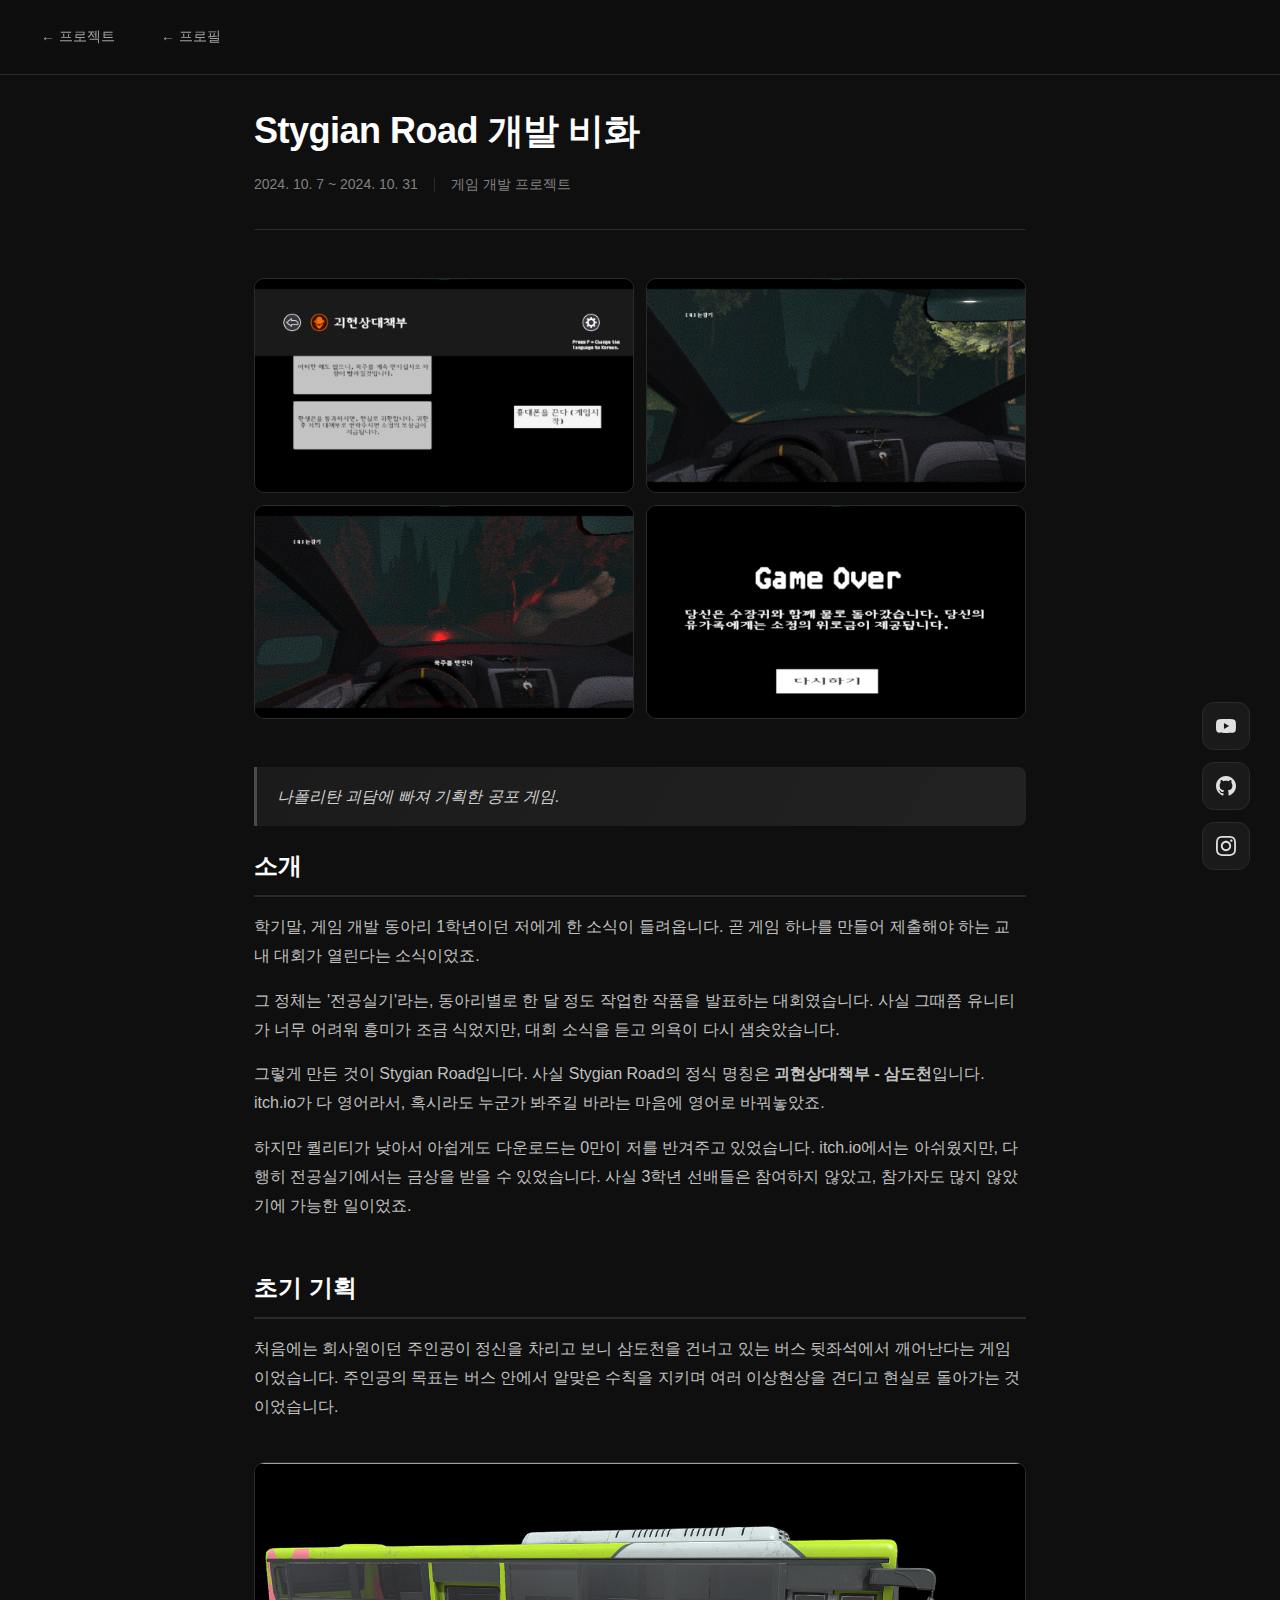
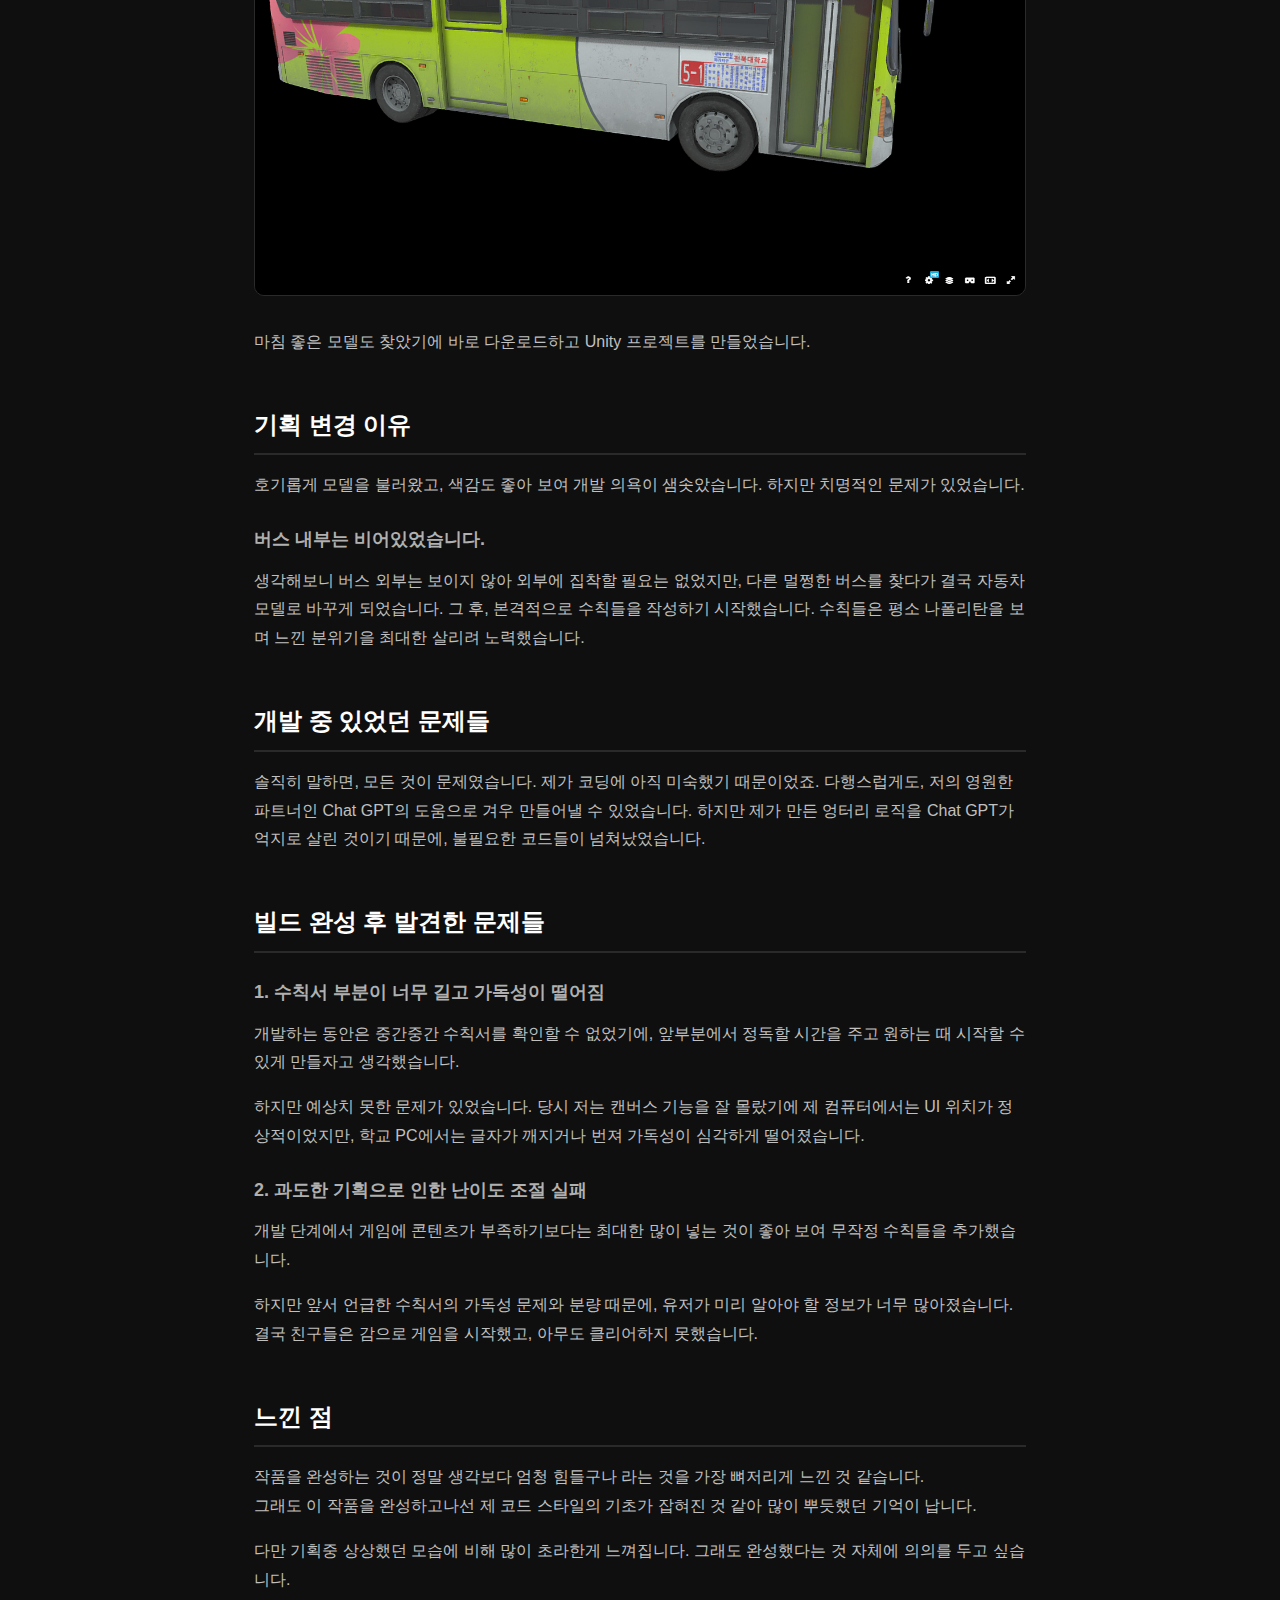
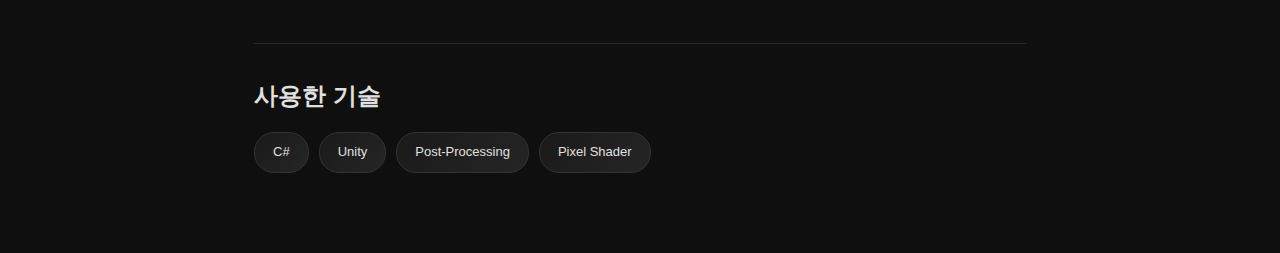
<file: dev/dev1.html>
<!DOCTYPE html>
<html lang="ko">
<head>
  <meta charset="UTF-8">
  <meta name="viewport" content="width=device-width, initial-scale=1.0">
  <title>Stygian Road 개발 비화</title>
  <style>
    * {
      margin: 0;
      padding: 0;
      box-sizing: border-box;
    }

    body {
      background: #0f0f0f;
      font-family: -apple-system, BlinkMacSystemFont, "Segoe UI", "Roboto", "Inter", sans-serif;
      color: #e0e0e0;
      line-height: 1.7;
      font-size: 16px;
    }

    /* Navigation */
    .top-nav {
      position: fixed;
      top: 0;
      left: 0;
      right: 0;
      background: rgba(15, 15, 15, 0.95);
      backdrop-filter: blur(10px);
      border-bottom: 1px solid #2a2a2a;
      padding: 16px 24px;
      display: flex;
      gap: 12px;
      z-index: 100;
    }

    .nav-btn {
      background: transparent;
      color: #a0a0a0;
      padding: 8px 16px;
      border-radius: 8px;
      font-size: 14px;
      font-weight: 500;
      cursor: pointer;
      transition: all 0.2s ease;
      border: 1px solid transparent;
    }

    .nav-btn:hover {
      background: #1a1a1a;
      color: #fff;
      border-color: #2a2a2a;
    }

    /* Main Container */
    .container {
      max-width: 820px;
      margin: 0 auto;
      padding: 100px 24px 80px;
    }

    /* Header Section */
    .header {
      margin-bottom: 48px;
      padding-bottom: 32px;
      border-bottom: 1px solid #2a2a2a;
    }

    .header h1 {
      font-size: 36px;
      font-weight: 700;
      color: #ffffff;
      margin-bottom: 12px;
      letter-spacing: -0.5px;
    }

    .meta {
      display: flex;
      gap: 16px;
      align-items: center;
      font-size: 14px;
      color: #808080;
    }

    .meta-divider {
      width: 1px;
      height: 14px;
      background: #2a2a2a;
    }

    /* Image Gallery */
    .gallery {
      margin: 40px 0;
      display: grid;
      grid-template-columns: repeat(2, 1fr);
      gap: 12px;
    }

    .gallery img {
      width: 100%;
      border-radius: 10px;
      border: 1px solid #2a2a2a;
      transition: transform 0.2s ease;
    }

    .gallery img:hover {
      transform: scale(1.02);
    }

    /* Content Sections */
    .content {
      margin-top: 48px;
    }

    .section {
      margin-bottom: 48px;
    }

    .section h2 {
      font-size: 24px;
      font-weight: 700;
      color: #ffffff;
      margin-bottom: 16px;
      padding-bottom: 8px;
      border-bottom: 2px solid #2a2a2a;
    }

    .section h3 {
      font-size: 18px;
      font-weight: 600;
      color: #b0b0b0;
      margin: 24px 0 12px;
    }

    .section p {
      color: #c0c0c0;
      margin-bottom: 16px;
      line-height: 1.8;
    }

    .highlight {
      background: linear-gradient(120deg, rgba(255,255,255,0.05) 0%, rgba(255,255,255,0.08) 100%);
      border-left: 3px solid #4a4a4a;
      padding: 16px 20px;
      margin: 20px 0;
      border-radius: 0 8px 8px 0;
      font-style: italic;
      color: #d0d0d0;
    }

    .story-img {
      width: 100%;
      margin: 24px 0;
      border-radius: 10px;
      border: 1px solid #2a2a2a;
    }

    /* Tech Tags */
    .tech-section {
      margin-top: 48px;
      padding-top: 32px;
      border-top: 1px solid #2a2a2a;
    }

    .tech-section h2 {
      border-bottom: none;
      padding-bottom: 0;
      margin-bottom: 16px;
    }

    .tech-tags {
      display: flex;
      flex-wrap: wrap;
      gap: 10px;
    }

    .tech-tag {
      background: linear-gradient(135deg, #1a1a1a 0%, #252525 100%);
      color: #e0e0e0;
      padding: 8px 18px;
      border-radius: 20px;
      font-size: 13px;
      font-weight: 500;
      border: 1px solid #333;
      transition: all 0.2s ease;
      cursor: default;
    }

    .tech-tag:hover {
      background: linear-gradient(135deg, #252525 0%, #2a2a2a 100%);
      border-color: #444;
      transform: translateY(-2px);
    }

    /* Social Links - Fixed Bottom Right */
    .social-fixed {
        position: fixed;
        bottom: 30px;
        right: 30px;
        display: flex;
        flex-direction: column;
        gap: 12px;
        z-index: 50;
    }

    .social-icon {
        width: 48px;
        height: 48px;
        background: #1a1a1a;
        border: 1px solid #2a2a2a;
        border-radius: 12px;
        display: flex;
        align-items: center;
        justify-content: center;
        cursor: pointer;
        transition: all 0.2s ease;
        text-decoration: none;
        color: #e0e0e0;
        font-size: 20px;
    }

    .social-icon:hover {
        background: #252525;
        border-color: #3a3a3a;
        transform: translateY(-2px);
        box-shadow: 0 4px 12px rgba(0,0,0,0.3);
    }


    /* Responsive */
    @media (max-width: 768px) {
      .container {
        padding: 80px 20px 60px;
      }

      .header h1 {
        font-size: 28px;
      }

      .gallery {
        grid-template-columns: 1fr;
      }

      .social-fixed {
          bottom: 20px;
          right: 20px;
      }

      .social-icon {
          width: 44px;
          height: 44px;
      }
    }
  </style>
</head>

<body>
  <!-- Navigation -->
  <nav class="top-nav">
    <div class="nav-btn" onclick="location.href='../projects.html'">← 프로젝트</div>
    <div class="nav-btn" onclick="location.href='../index.html'">← 프로필</div>
  </nav>

  <!-- Main Content -->
  <main class="container">
    <!-- Header -->
    <header class="header">
      <h1>Stygian Road 개발 비화</h1>
      <div class="meta">
        <span>2024. 10. 7 ~ 2024. 10. 31</span>
        <div class="meta-divider"></div>
        <span>게임 개발 프로젝트</span>
      </div>
    </header>

    <!-- Image Gallery -->
    <section class="gallery">
      <img src="Dimage1/1.png" alt="Stygian Road Screenshot 1">
      <img src="Dimage1/2.png" alt="Stygian Road Screenshot 2">
      <img src="Dimage1/3.png" alt="Stygian Road Screenshot 3">
      <img src="Dimage1/4.png" alt="Stygian Road Screenshot 4">
    </section>

    <!-- Content -->
    <article class="content">
      <div class="highlight">
        나폴리탄 괴담에 빠져 기획한 공포 게임.
      </div>

      <!-- Introduction -->
      <section class="section">
        <h2>소개</h2>
        <p>
          학기말, 게임 개발 동아리 1학년이던 저에게 한 소식이 들려옵니다. 곧 게임 하나를 만들어 제출해야 하는 교내 대회가 열린다는 소식이었죠.
        </p>
        <p>
          그 정체는 '전공실기'라는, 동아리별로 한 달 정도 작업한 작품을 발표하는 대회였습니다. 사실 그때쯤 유니티가 너무 어려워 흥미가 조금 식었지만, 대회 소식을 듣고 의욕이 다시 샘솟았습니다.
        </p>
        <p>
          그렇게 만든 것이 Stygian Road입니다. 사실 Stygian Road의 정식 명칭은 <strong>괴현상대책부 - 삼도천</strong>입니다. itch.io가 다 영어라서, 혹시라도 누군가 봐주길 바라는 마음에 영어로 바꿔놓았죠.
        </p>
        <p>
          하지만 퀄리티가 낮아서 아쉽게도 다운로드는 0만이 저를 반겨주고 있었습니다. itch.io에서는 아쉬웠지만, 다행히 전공실기에서는 금상을 받을 수 있었습니다. 사실 3학년 선배들은 참여하지 않았고, 참가자도 많지 않았기에 가능한 일이었죠.
        </p>
      </section>

      <!-- Initial Planning -->
      <section class="section">
        <h2>초기 기획</h2>
        <p>
          처음에는 회사원이던 주인공이 정신을 차리고 보니 삼도천을 건너고 있는 버스 뒷좌석에서 깨어난다는 게임이었습니다. 주인공의 목표는 버스 안에서 알맞은 수칙을 지키며 여러 이상현상을 견디고 현실로 돌아가는 것이었습니다.
        </p>
        <img src="Dimage1/5.png" class="story-img" alt="초기 버스 모델">
        <p>
          마침 좋은 모델도 찾았기에 바로 다운로드하고 Unity 프로젝트를 만들었습니다.
        </p>
      </section>

      <!-- Design Change -->
      <section class="section">
        <h2>기획 변경 이유</h2>
        <p>
          호기롭게 모델을 불러왔고, 색감도 좋아 보여 개발 의욕이 샘솟았습니다. 하지만 치명적인 문제가 있었습니다.
        </p>
        <h3>버스 내부는 비어있었습니다.</h3>
        <p>
          생각해보니 버스 외부는 보이지 않아 외부에 집착할 필요는 없었지만, 다른 멀쩡한 버스를 찾다가 결국 자동차 모델로 바꾸게 되었습니다. 그 후, 본격적으로 수칙들을 작성하기 시작했습니다. 수칙들은 평소 나폴리탄을 보며 느낀 분위기을 최대한 살리려 노력했습니다.
        </p>
      </section>

      <!-- Development Issues -->
      <section class="section">
        <h2>개발 중 있었던 문제들</h2>
        <p>
          솔직히 말하면, 모든 것이 문제였습니다. 제가 코딩에 아직 미숙했기 때문이었죠. 다행스럽게도, 저의 영원한 파트너인 Chat GPT의 도움으로 겨우 만들어낼 수 있었습니다. 하지만 제가 만든 엉터리 로직을 Chat GPT가 억지로 살린 것이기 때문에, 불필요한 코드들이 넘쳐났었습니다.
        </p>
      </section>

      <!-- Post-Build Issues -->
      <section class="section">
        <h2>빌드 완성 후 발견한 문제들</h2>
        
        <h3>1. 수칙서 부분이 너무 길고 가독성이 떨어짐</h3>
        <p>
          개발하는 동안은 중간중간 수칙서를 확인할 수 없었기에, 앞부분에서 정독할 시간을 주고 원하는 때 시작할 수 있게 만들자고 생각했습니다.
        </p>
        <p>
          하지만 예상치 못한 문제가 있었습니다. 당시 저는 캔버스 기능을 잘 몰랐기에 제 컴퓨터에서는 UI 위치가 정상적이었지만, 학교 PC에서는 글자가 깨지거나 번져 가독성이 심각하게 떨어졌습니다.
        </p>

        <h3>2. 과도한 기획으로 인한 난이도 조절 실패</h3>
        <p>
          개발 단계에서 게임에 콘텐츠가 부족하기보다는 최대한 많이 넣는 것이 좋아 보여 무작정 수칙들을 추가했습니다.
        </p>
        <p>
          하지만 앞서 언급한 수칙서의 가독성 문제와 분량 때문에, 유저가 미리 알아야 할 정보가 너무 많아졌습니다. 결국 친구들은 감으로 게임을 시작했고, 아무도 클리어하지 못했습니다.
        </p>
      </section>

      <!-- Conclusion -->
      <section class="section">
        <h2>느낀 점</h2>
        <p>
          작품을 완성하는 것이 정말 생각보다 엄청 힘들구나 라는 것을 가장 뼈저리게 느낀 것 같습니다.<br>
          그래도 이 작품을 완성하고나선 제 코드 스타일의 기초가 잡혀진 것 같아 많이 뿌듯했던 기억이 납니다.
        </p>
        <p>
          다만 기획중 상상했던 모습에 비해 많이 초라한게 느껴집니다. 그래도 완성했다는 것 자체에 의의를 두고 싶습니다.
        </p>
      </section>

      <!-- Tech Stack -->
      <section class="tech-section">
        <h2>사용한 기술</h2>
        <div class="tech-tags">
          <span class="tech-tag">C#</span>
          <span class="tech-tag">Unity</span>
          <span class="tech-tag">Post-Processing</span>
          <span class="tech-tag">Pixel Shader</span>
        </div>
      </section>
    </article>
  </main>

  <!-- Fixed Social Links -->
  <div class="social-fixed">
      <a href="https://www.youtube.com/@bellow3270" class="social-icon" target="_blank" title="YouTube">
          <svg width="20" height="20" viewBox="0 0 24 24" fill="currentColor">
              <path d="M23.498 6.186a3.016 3.016 0 0 0-2.122-2.136C19.505 3.545 12 3.545 12 3.545s-7.505 0-9.377.505A3.017 3.017 0 0 0 .502 6.186C0 8.07 0 12 0 12s0 3.93.502 5.814a3.016 3.016 0 0 0 2.122 2.136c1.871.505 9.376.505 9.376.505s7.505 0 9.377-.505a3.015 3.015 0 0 0 2.122-2.136C24 15.93 24 12 24 12s0-3.93-.502-5.814zM9.545 15.568V8.432L15.818 12l-6.273 3.568z"/>
          </svg>
      </a>
      <a href="https://github.com/louie0523" class="social-icon" target="_blank" title="GitHub">
          <svg width="20" height="20" viewBox="0 0 24 24" fill="currentColor">
              <path d="M12 0c-6.626 0-12 5.373-12 12 0 5.302 3.438 9.8 8.207 11.387.599.111.793-.261.793-.577v-2.234c-3.338.726-4.033-1.416-4.033-1.416-.546-1.387-1.333-1.756-1.333-1.756-1.089-.745.083-.729.083-.729 1.205.084 1.839 1.237 1.839 1.237 1.07 1.834 2.807 1.304 3.492.997.107-.775.418-1.305.762-1.604-2.665-.305-5.467-1.334-5.467-5.931 0-1.311.469-2.381 1.236-3.221-.124-.303-.535-1.524.117-3.176 0 0 1.008-.322 3.301 1.23.957-.266 1.983-.399 3.003-.404 1.02.005 2.047.138 3.006.404 2.291-1.552 3.297-1.23 3.297-1.23.653 1.653.242 2.874.118 3.176.77.84 1.235 1.911 1.235 3.221 0 4.609-2.807 5.624-5.479 5.921.43.372.823 1.102.823 2.222v3.293c0 .319.192.694.801.576 4.765-1.589 8.199-6.086 8.199-11.386 0-6.627-5.373-12-12-12z"/>
          </svg>
      </a>
      <a href="https://www.instagram.com/bellocitygames/" class="social-icon" target="_blank" title="Instagram">
          <svg width="20" height="20" viewBox="0 0 24 24" fill="currentColor">
              <path d="M12 2.163c3.204 0 3.584.012 4.85.07 3.252.148 4.771 1.691 4.919 4.919.058 1.265.069 1.645.069 4.849 0 3.205-.012 3.584-.069 4.849-.149 3.225-1.664 4.771-4.919 4.919-1.266.058-1.644.07-4.85.07-3.204 0-3.584-.012-4.849-.07-3.26-.149-4.771-1.699-4.919-4.92-.058-1.265-.07-1.644-.07-4.849 0-3.204.013-3.583.07-4.849.149-3.227 1.664-4.771 4.919-4.919 1.266-.057 1.645-.069 4.849-.069zm0-2.163c-3.259 0-3.667.014-4.947.072-4.358.2-6.78 2.618-6.98 6.98-.059 1.281-.073 1.689-.073 4.948 0 3.259.014 3.668.072 4.948.2 4.358 2.618 6.78 6.98 6.98 1.281.058 1.689.072 4.948.072 3.259 0 3.668-.014 4.948-.072 4.354-.2 6.782-2.618 6.979-6.98.059-1.28.073-1.689.073-4.948 0-3.259-.014-3.667-.072-4.947-.196-4.354-2.617-6.78-6.979-6.98-1.281-.059-1.69-.073-4.949-.073zm0 5.838c-3.403 0-6.162 2.759-6.162 6.162s2.759 6.163 6.162 6.163 6.162-2.759 6.162-6.163c0-3.403-2.759-6.162-6.162-6.162zm0 10.162c-2.209 0-4-1.79-4-4 0-2.209 1.791-4 4-4s4 1.791 4 4c0 2.21-1.791 4-4 4zm6.406-11.845c-.796 0-1.441.645-1.441 1.44s.645 1.44 1.441 1.44c.795 0 1.439-.645 1.439-1.44s-.644-1.44-1.439-1.44z"/>
          </svg>
      </a>
  </div>
</body>
</html>
</file>
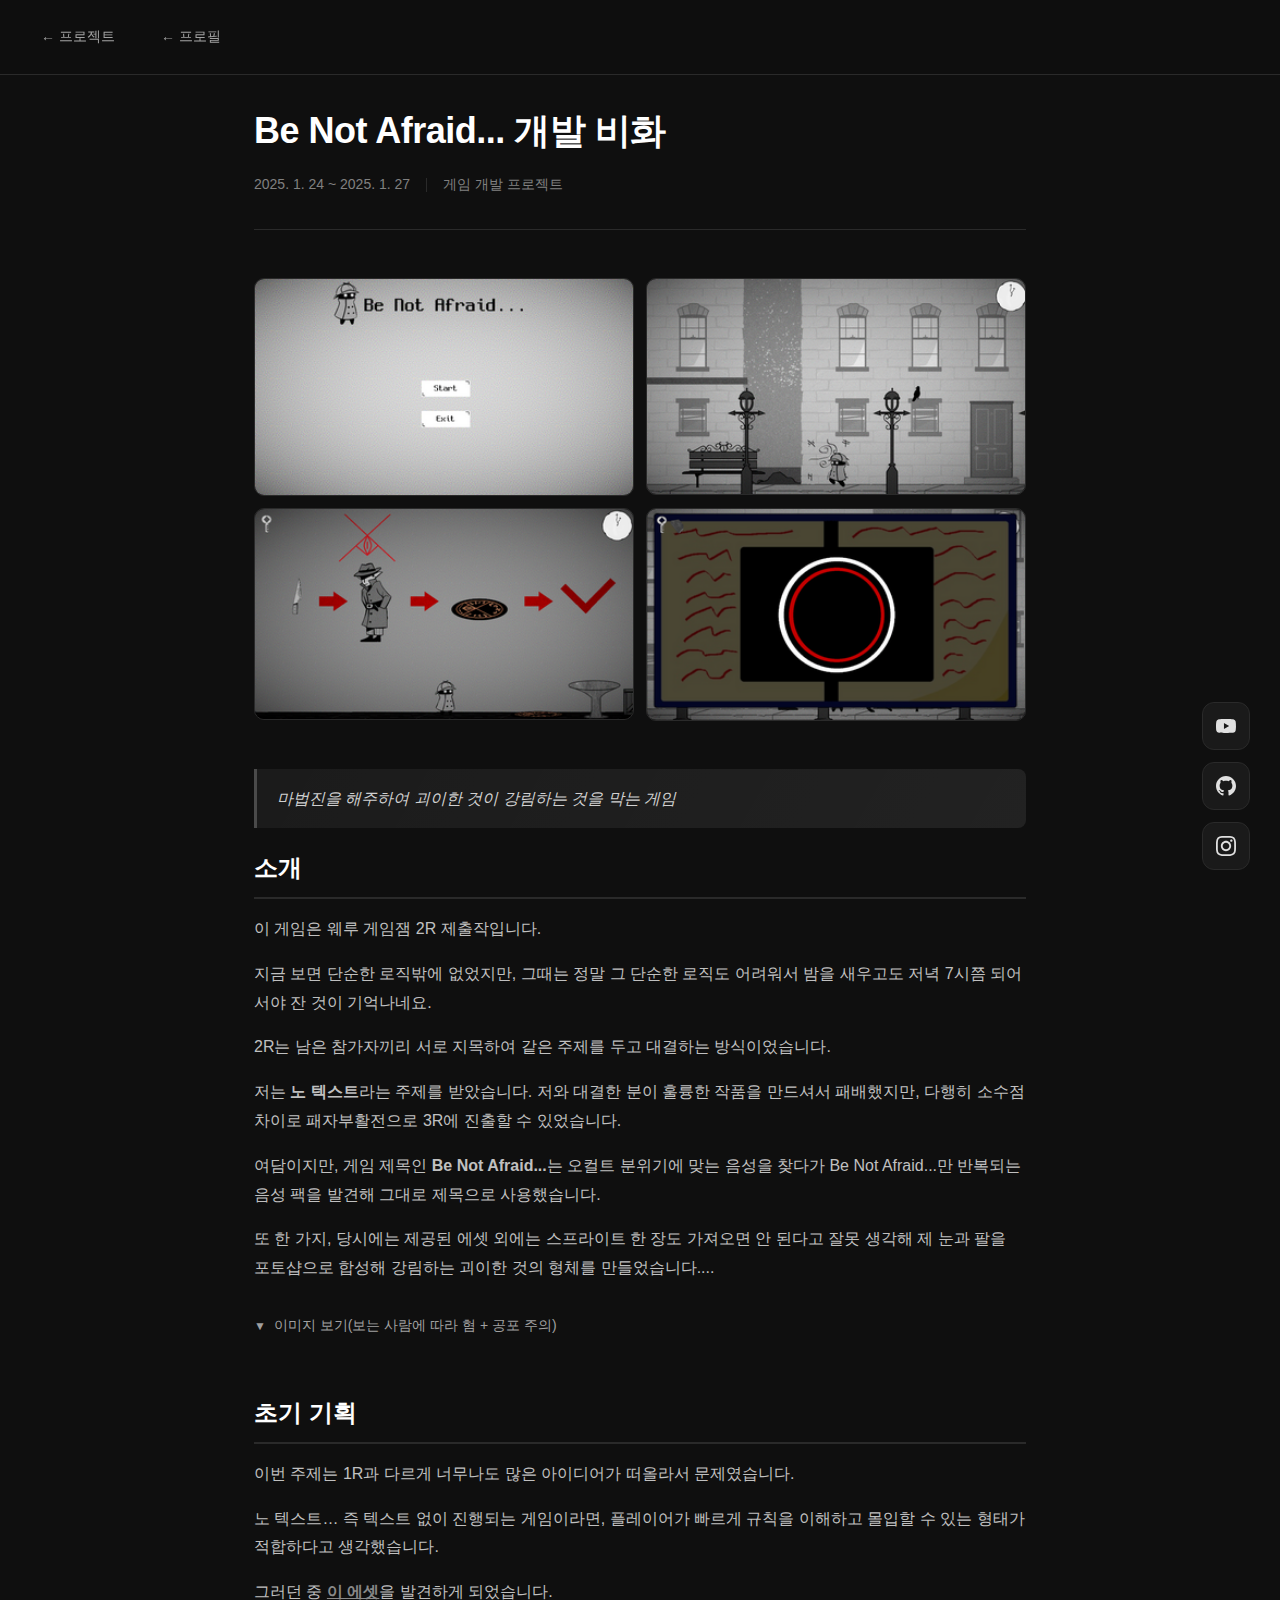
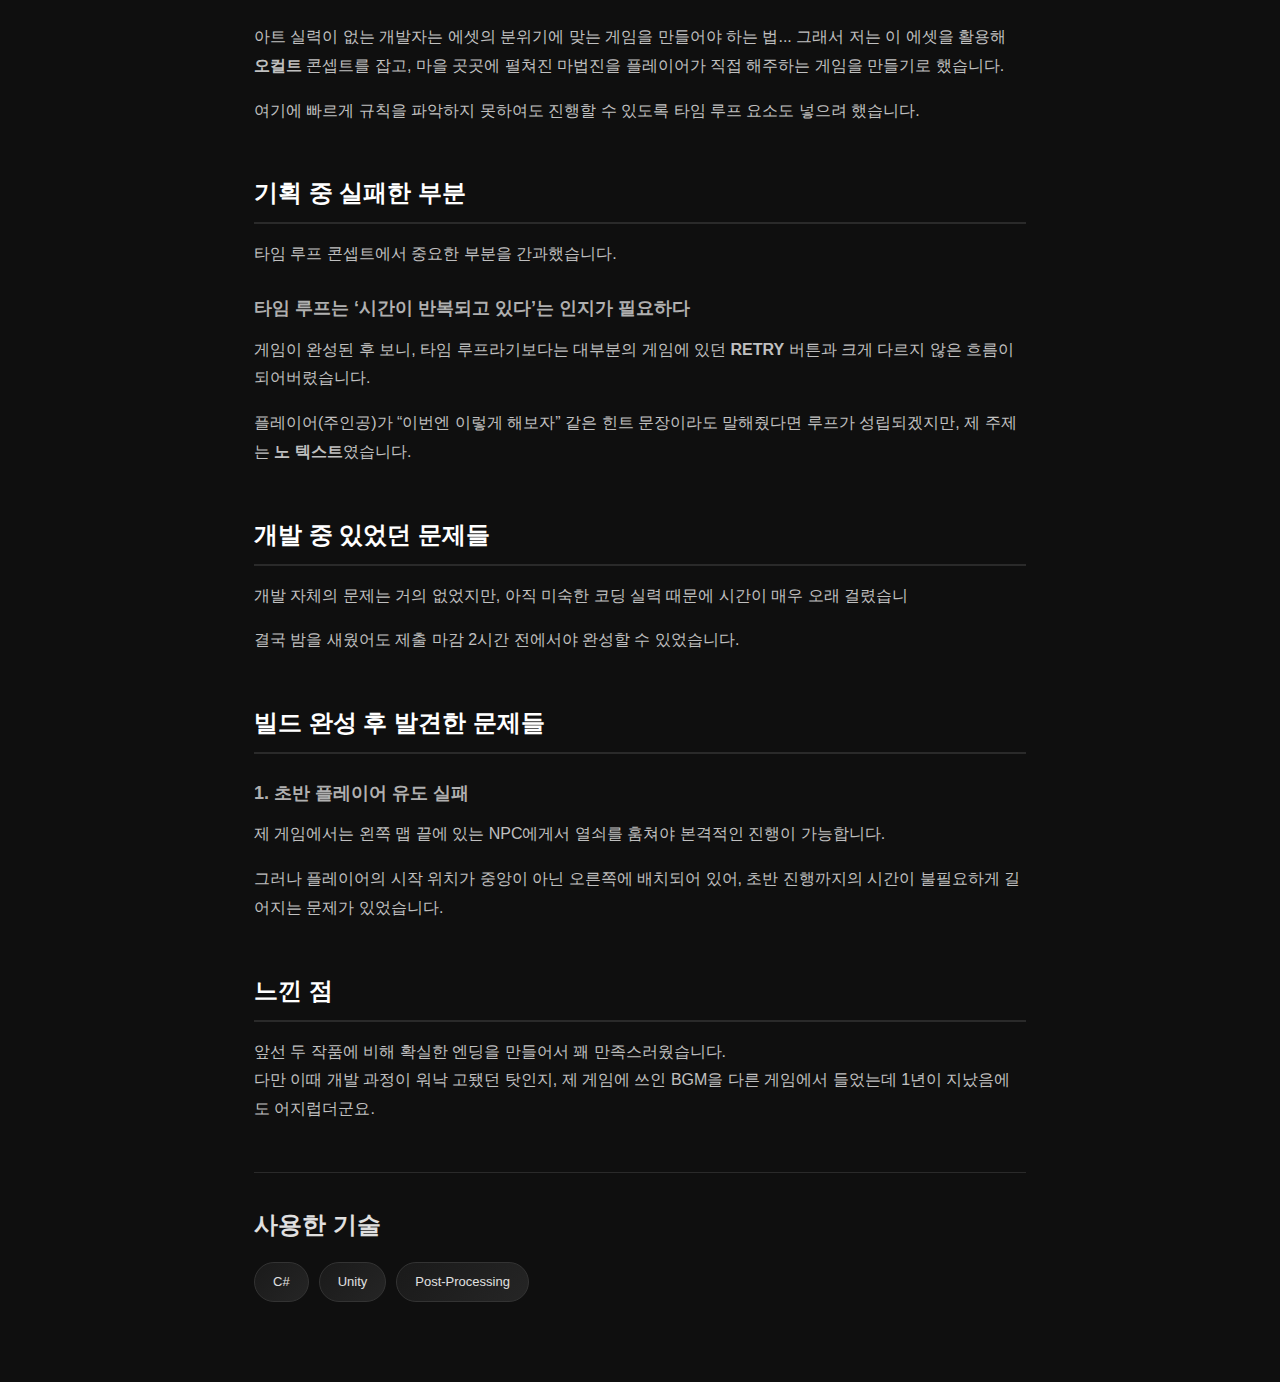
<file: dev/dev3.html>
<!DOCTYPE html>
<html lang="ko">
<head>
  <meta charset="UTF-8">
  <meta name="viewport" content="width=device-width, initial-scale=1.0">
  <title>Be Not Afraid... 개발 비화</title>
  <style>
    * {
      margin: 0;
      padding: 0;
      box-sizing: border-box;
    }

    body {
      background: #0f0f0f;
      font-family: -apple-system, BlinkMacSystemFont, "Segoe UI", "Roboto", "Inter", sans-serif;
      color: #e0e0e0;
      line-height: 1.7;
      font-size: 16px;
    }

    /* Navigation */
    .top-nav {
      position: fixed;
      top: 0;
      left: 0;
      right: 0;
      background: rgba(15, 15, 15, 0.95);
      backdrop-filter: blur(10px);
      border-bottom: 1px solid #2a2a2a;
      padding: 16px 24px;
      display: flex;
      gap: 12px;
      z-index: 100;
    }

    .nav-btn {
      background: transparent;
      color: #a0a0a0;
      padding: 8px 16px;
      border-radius: 8px;
      font-size: 14px;
      font-weight: 500;
      cursor: pointer;
      transition: all 0.2s ease;
      border: 1px solid transparent;
    }

    .nav-btn:hover {
      background: #1a1a1a;
      color: #fff;
      border-color: #2a2a2a;
    }

    /* Main Container */
    .container {
      max-width: 820px;
      margin: 0 auto;
      padding: 100px 24px 80px;
    }

    /* Header Section */
    .header {
      margin-bottom: 48px;
      padding-bottom: 32px;
      border-bottom: 1px solid #2a2a2a;
    }

    .header h1 {
      font-size: 36px;
      font-weight: 700;
      color: #ffffff;
      margin-bottom: 12px;
      letter-spacing: -0.5px;
    }

    .meta {
      display: flex;
      gap: 16px;
      align-items: center;
      font-size: 14px;
      color: #808080;
    }

    .meta-divider {
      width: 1px;
      height: 14px;
      background: #2a2a2a;
    }

    /* Image Gallery */
    .gallery {
      margin: 40px 0;
      display: grid;
      grid-template-columns: repeat(2, 1fr);
      gap: 12px;
    }

    .gallery img {
      width: 100%;
      border-radius: 10px;
      border: 1px solid #2a2a2a;
      transition: transform 0.2s ease;
    }

    .gallery img:hover {
      transform: scale(1.02);
    }

    /* Content Sections */
    .content {
      margin-top: 48px;
    }

    .section {
      margin-bottom: 48px;
    }

    .section h2 {
      font-size: 24px;
      font-weight: 700;
      color: #ffffff;
      margin-bottom: 16px;
      padding-bottom: 8px;
      border-bottom: 2px solid #2a2a2a;
    }

    .section h3 {
      font-size: 18px;
      font-weight: 600;
      color: #b0b0b0;
      margin: 24px 0 12px;
    }

    .section p {
      color: #c0c0c0;
      margin-bottom: 16px;
      line-height: 1.8;
    }

    .highlight {
      background: linear-gradient(120deg, rgba(255,255,255,0.05) 0%, rgba(255,255,255,0.08) 100%);
      border-left: 3px solid #4a4a4a;
      padding: 16px 20px;
      margin: 20px 0;
      border-radius: 0 8px 8px 0;
      font-style: italic;
      color: #d0d0d0;
    }

    .story-img {
      width: 100%;
      margin: 24px 0;
      border-radius: 10px;
      border: 1px solid #2a2a2a;
    }

    /* Collapsible Image Toggle */
    .image-toggle-container {
      margin: 24px 0;
    }

    .toggle-btn {
      background: transparent;
      color: #a0a0a0;
      padding: 10px 0;
      font-size: 14px;
      font-weight: 500;
      cursor: pointer;
      transition: all 0.2s ease;
      border: none;
      display: flex;
      align-items: center;
      gap: 8px;
    }

    .toggle-btn:hover {
      color: #fff;
    }

    .toggle-arrow {
      transition: transform 0.3s ease;
      font-size: 12px;
    }

    .toggle-arrow.active {
      transform: rotate(180deg);
    }

    .collapsible-content {
      max-height: 0;
      overflow: hidden;
      transition: max-height 0.4s ease;
    }

    .collapsible-content.active {
      max-height: 2000px;
    }

    .collapsible-content img {
      width: 100%;
      margin-top: 12px;
      border-radius: 10px;
      border: 1px solid #2a2a2a;
    }

    /* Tech Tags */
    .tech-section {
      margin-top: 48px;
      padding-top: 32px;
      border-top: 1px solid #2a2a2a;
    }

    .tech-section h2 {
      border-bottom: none;
      padding-bottom: 0;
      margin-bottom: 16px;
    }

    .tech-tags {
      display: flex;
      flex-wrap: wrap;
      gap: 10px;
    }

    .tech-tag {
      background: linear-gradient(135deg, #1a1a1a 0%, #252525 100%);
      color: #e0e0e0;
      padding: 8px 18px;
      border-radius: 20px;
      font-size: 13px;
      font-weight: 500;
      border: 1px solid #333;
      transition: all 0.2s ease;
      cursor: default;
    }

    .tech-tag:hover {
      background: linear-gradient(135deg, #252525 0%, #2a2a2a 100%);
      border-color: #444;
      transform: translateY(-2px);
    }

    /* Social Links - Fixed Bottom Right */
    .social-fixed {
      position: fixed;
      bottom: 30px;
      right: 30px;
      display: flex;
      flex-direction: column;
      gap: 12px;
      z-index: 50;
    }

    .social-icon {
      width: 48px;
      height: 48px;
      background: #1a1a1a;
      border: 1px solid #2a2a2a;
      border-radius: 12px;
      display: flex;
      align-items: center;
      justify-content: center;
      cursor: pointer;
      transition: all 0.2s ease;
      text-decoration: none;
      color: #e0e0e0;
      font-size: 20px;
    }

    .social-icon:hover {
      background: #252525;
      border-color: #3a3a3a;
      transform: translateY(-2px);
      box-shadow: 0 4px 12px rgba(0,0,0,0.3);
    }

    /* Responsive */
    @media (max-width: 768px) {
      .container {
        padding: 80px 20px 60px;
      }

      .header h1 {
        font-size: 28px;
      }

      .gallery {
        grid-template-columns: 1fr;
      }

      .social-fixed {
        bottom: 20px;
        right: 20px;
      }

      .social-icon {
        width: 44px;
        height: 44px;
      }
    }
  </style>
</head>

<body>
  <!-- Navigation -->
  <nav class="top-nav">
    <div class="nav-btn" onclick="location.href='../projects.html'">← 프로젝트</div>
    <div class="nav-btn" onclick="location.href='../index.html'">← 프로필</div>
  </nav>

  <!-- Main Content -->
  <main class="container">
    <!-- Header -->
    <header class="header">
      <h1>Be Not Afraid... 개발 비화</h1>
      <div class="meta">
        <span>2025. 1. 24 ~ 2025. 1. 27</span>
        <div class="meta-divider"></div>
        <span>게임 개발 프로젝트</span>
      </div>
    </header>

    <!-- Image Gallery -->
    <section class="gallery">
      <img src="Dimage3/1.png" alt="Screenshot 1">
      <img src="Dimage3/2.png" alt="Screenshot 2">
      <img src="Dimage3/3.png" alt="Screenshot 3">
      <img src="Dimage3/4.png" alt="Screenshot 4">
    </section>

    <!-- Content -->
    <article class="content">
      <div class="highlight">
        마법진을 해주하여 괴이한 것이 강림하는 것을 막는 게임
      </div>

      <!-- Introduction -->
      <section class="section">
        <h2>소개</h2>
        <p>
          이 게임은 웨루 게임잼 2R 제출작입니다. 
        </p>
        <p>
          지금 보면 단순한 로직밖에 없었지만, 그때는 정말 그 단순한 로직도 어려워서 밤을 새우고도 저녁 7시쯤 되어서야 잔 것이 기억나네요.
        </p>
        <p>
          2R는 남은 참가자끼리 서로 지목하여 같은 주제를 두고 대결하는 방식이었습니다.
        </p>
        <p>
          저는 <b>노 텍스트</b>라는 주제를 받았습니다. 저와 대결한 분이 훌륭한 작품을 만드셔서 패배했지만, 다행히 소수점 차이로 패자부활전으로 3R에 진출할 수 있었습니다.
        </p>
        <p>
          여담이지만, 게임 제목인 <b>Be Not Afraid...</b>는 오컬트 분위기에 맞는 음성을 찾다가 Be Not Afraid...만 반복되는 음성 팩을 발견해 그대로 제목으로 사용했습니다.
        </p>
        <p>
          또 한 가지, 당시에는 제공된 에셋 외에는 스프라이트 한 장도 가져오면 안 된다고 잘못 생각해 제 눈과 팔을 포토샵으로 합성해 강림하는 괴이한 것의 형체를 만들었습니다....
        </p>

        <!-- Collapsible Image Section -->
        <div class="image-toggle-container">
          <button class="toggle-btn" onclick="toggleImage()">
            <span class="toggle-arrow" id="toggleArrow">▼</span>
            <span id="toggleText">이미지 보기(보는 사람에 따라 혐 + 공포 주의)</span>
          </button>
          <div class="collapsible-content" id="collapsibleImage">
            <img src="Dimage3/5.png" alt="내 눈깔...">
          </div>
        </div>
      </section>

      <!-- Initial Planning -->
      <section class="section">
        <h2>초기 기획</h2>
        <p>
          이번 주제는 1R과 다르게 너무나도 많은 아이디어가 떠올라서 문제였습니다.
        </p>
        <p>
          노 텍스트… 즉 텍스트 없이 진행되는 게임이라면, 플레이어가 빠르게 규칙을 이해하고 몰입할 수 있는 형태가 적합하다고 생각했습니다.
        </p>
        <p>
          그러던 중 <a href="https://drawer15.itch.io/dungeon-detective-asset-pack" style="color: #888; text-decoration: underline;"><b>이 에셋</b></a>을 발견하게 되었습니다.
        </p>
        <p>
          아트 실력이 없는 개발자는 에셋의 분위기에 맞는 게임을 만들어야 하는 법... 그래서 저는 이 에셋을 활용해 <b>오컬트</b> 콘셉트를 잡고, 마을 곳곳에 펼쳐진 마법진을 플레이어가 직접 해주하는 게임을 만들기로 했습니다.
        </p>
        <p>
          여기에 빠르게 규칙을 파악하지 못하여도 진행할 수 있도록 타임 루프 요소도 넣으려 했습니다.
        </p>
      </section>

      <!-- Design Change -->
      <section class="section">
        <h2>기획 중 실패한 부분</h2>
        <p>
          타임 루프 콘셉트에서 중요한 부분을 간과했습니다.
        </p>
        <h3>타임 루프는 ‘시간이 반복되고 있다’는 인지가 필요하다</h3>
        <p>
          게임이 완성된 후 보니, 타임 루프라기보다는 대부분의 게임에 있던 <b>RETRY</b> 버튼과 크게 다르지 않은 흐름이 되어버렸습니다.
        </p>
        <p>
          플레이어(주인공)가 “이번엔 이렇게 해보자” 같은 힌트 문장이라도 말해줬다면 루프가 성립되겠지만, 제 주제는 <b>노 텍스트</b>였습니다.
        </p>
      </section>

      <!-- Development Issues -->
      <section class="section">
        <h2>개발 중 있었던 문제들</h2>
        <p>
          개발 자체의 문제는 거의 없었지만, 아직 미숙한 코딩 실력 때문에 시간이 매우 오래 걸렸습니
        </p>
        <p>
          결국 밤을 새웠어도 제출 마감 2시간 전에서야 완성할 수 있었습니다.
        </p>
      </section>

      <!-- Post-Build Issues -->
      <section class="section">
        <h2>빌드 완성 후 발견한 문제들</h2>
        
        <h3>1. 초반 플레이어 유도 실패</h3>
        <p>
          제 게임에서는 왼쪽 맵 끝에 있는 NPC에게서 열쇠를 훔쳐야 본격적인 진행이 가능합니다.
        </p>
        <p>
          그러나 플레이어의 시작 위치가 중앙이 아닌 오른쪽에 배치되어 있어, 초반 진행까지의 시간이 불필요하게 길어지는 문제가 있었습니다.
        </p>
      </section>

      <!-- Conclusion -->
      <section class="section">
        <h2>느낀 점</h2>
        <p>
          앞선 두 작품에 비해 확실한 엔딩을 만들어서 꽤 만족스러웠습니다.<br>
          다만 이때 개발 과정이 워낙 고됐던 탓인지, 제 게임에 쓰인 BGM을 다른 게임에서 들었는데 1년이 지났음에도 어지럽더군요.
        </p>
      </section>

      <!-- Tech Stack -->
      <section class="tech-section">
        <h2>사용한 기술</h2>
        <div class="tech-tags">
          <span class="tech-tag">C#</span>
          <span class="tech-tag">Unity</span>
          <span class="tech-tag">Post-Processing</span>
        </div>
      </section>
    </article>
  </main>

  <!-- Fixed Social Links -->
  <div class="social-fixed">
    <a href="https://www.youtube.com/@bellow3270" class="social-icon" target="_blank" title="YouTube">
      <svg width="20" height="20" viewBox="0 0 24 24" fill="currentColor">
        <path d="M23.498 6.186a3.016 3.016 0 0 0-2.122-2.136C19.505 3.545 12 3.545 12 3.545s-7.505 0-9.377.505A3.017 3.017 0 0 0 .502 6.186C0 8.07 0 12 0 12s0 3.93.502 5.814a3.016 3.016 0 0 0 2.122 2.136c1.871.505 9.376.505 9.376.505s7.505 0 9.377-.505a3.015 3.015 0 0 0 2.122-2.136C24 15.93 24 12 24 12s0-3.93-.502-5.814zM9.545 15.568V8.432L15.818 12l-6.273 3.568z"/>
      </svg>
    </a>
    <a href="https://github.com/louie0523" class="social-icon" target="_blank" title="GitHub">
      <svg width="20" height="20" viewBox="0 0 24 24" fill="currentColor">
        <path d="M12 0c-6.626 0-12 5.373-12 12 0 5.302 3.438 9.8 8.207 11.387.599.111.793-.261.793-.577v-2.234c-3.338.726-4.033-1.416-4.033-1.416-.546-1.387-1.333-1.756-1.333-1.756-1.089-.745.083-.729.083-.729 1.205.084 1.839 1.237 1.839 1.237 1.07 1.834 2.807 1.304 3.492.997.107-.775.418-1.305.762-1.604-2.665-.305-5.467-1.334-5.467-5.931 0-1.311.469-2.381 1.236-3.221-.124-.303-.535-1.524.117-3.176 0 0 1.008-.322 3.301 1.23.957-.266 1.983-.399 3.003-.404 1.02.005 2.047.138 3.006.404 2.291-1.552 3.297-1.23 3.297-1.23.653 1.653.242 2.874.118 3.176.77.84 1.235 1.911 1.235 3.221 0 4.609-2.807 5.624-5.479 5.921.43.372.823 1.102.823 2.222v3.293c0 .319.192.694.801.576 4.765-1.589 8.199-6.086 8.199-11.386 0-6.627-5.373-12-12-12z"/>
      </svg>
    </a>
    <a href="https://www.instagram.com/bellocitygames/" class="social-icon" target="_blank" title="Instagram">
      <svg width="20" height="20" viewBox="0 0 24 24" fill="currentColor">
        <path d="M12 2.163c3.204 0 3.584.012 4.85.07 3.252.148 4.771 1.691 4.919 4.919.058 1.265.069 1.645.069 4.849 0 3.205-.012 3.584-.069 4.849-.149 3.225-1.664 4.771-4.919 4.919-1.266.058-1.644.07-4.85.07-3.204 0-3.584-.012-4.849-.07-3.26-.149-4.771-1.699-4.919-4.92-.058-1.265-.07-1.644-.07-4.849 0-3.204.013-3.583.07-4.849.149-3.227 1.664-4.771 4.919-4.919 1.266-.057 1.645-.069 4.849-.069zm0-2.163c-3.259 0-3.667.014-4.947.072-4.358.2-6.78 2.618-6.98 6.98-.059 1.281-.073 1.689-.073 4.948 0 3.259.014 3.668.072 4.948.2 4.358 2.618 6.78 6.98 6.98 1.281.058 1.689.072 4.948.072 3.259 0 3.668-.014 4.948-.072 4.354-.2 6.782-2.618 6.979-6.98.059-1.28.073-1.689.073-4.948 0-3.259-.014-3.667-.072-4.947-.196-4.354-2.617-6.78-6.979-6.98-1.281-.059-1.69-.073-4.949-.073zm0 5.838c-3.403 0-6.162 2.759-6.162 6.162s2.759 6.163 6.162 6.163 6.162-2.759 6.162-6.163c0-3.403-2.759-6.162-6.162-6.162zm0 10.162c-2.209 0-4-1.79-4-4 0-2.209 1.791-4 4-4s4 1.791 4 4c0 2.21-1.791 4-4 4zm6.406-11.845c-.796 0-1.441.645-1.441 1.44s.645 1.44 1.441 1.44c.795 0 1.439-.645 1.439-1.44s-.644-1.44-1.439-1.44z"/>
      </svg>
    </a>
  </div>

  <script>
    function toggleImage() {
      const content = document.getElementById('collapsibleImage');
      const arrow = document.getElementById('toggleArrow');
      const text = document.getElementById('toggleText');
      
      content.classList.toggle('active');
      arrow.classList.toggle('active');
      
      if (content.classList.contains('active')) {
        text.textContent = '이미지 숨기기';
      } else {
        text.textContent = '이미지 보기(보는 사람에 따라 혐 + 공포 주의)';
      }
    }
  </script>
</body>
</html>
</file>
